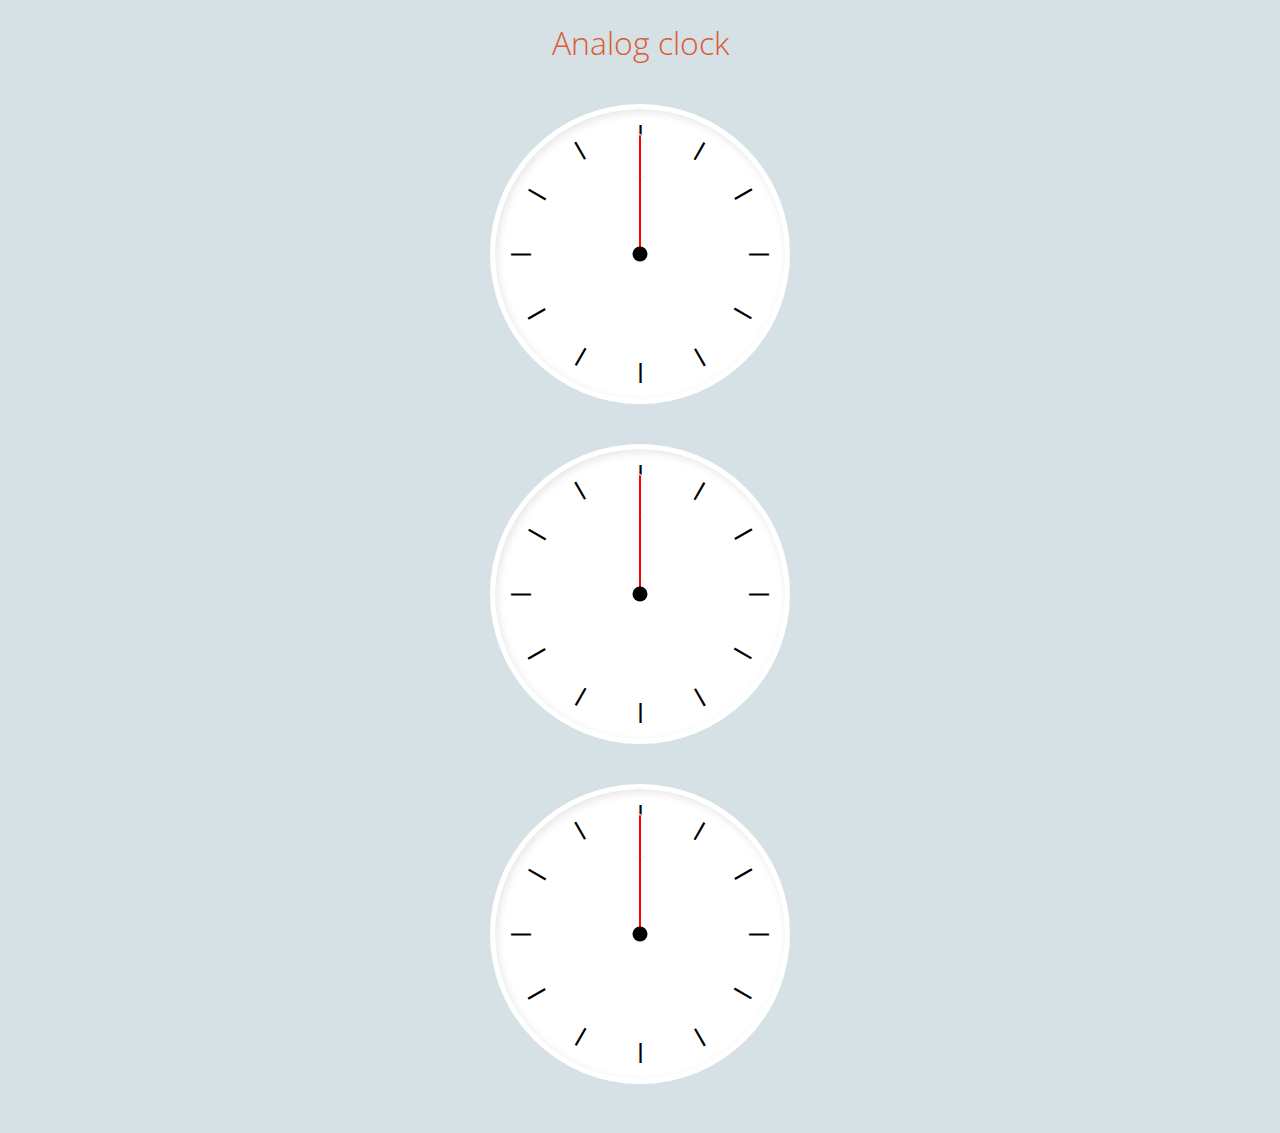
<file: Analog clock/index.html>
<!DOCTYPE html>
<html>

<head>
  <meta charset="UTF-8" />
  <meta name="viewport" content="width=device-width, initial-scale=1.0" />
  <title>Analog clock</title>
  <link href="https://fonts.googleapis.com/css2?family=Open+Sans:wght@300;400&display=swap" rel="stylesheet" />
  <link rel="stylesheet" href="style.css" />
  <script type="module" src="app.js"></script>
</head>

<body>
  <h1 class="title">Analog clock</h1>
  <div class="analog-clock"></div>
  <div class="analog-clock"></div>
  <div class="analog-clock"></div>
  
  
  
</body>

</html>
</file>
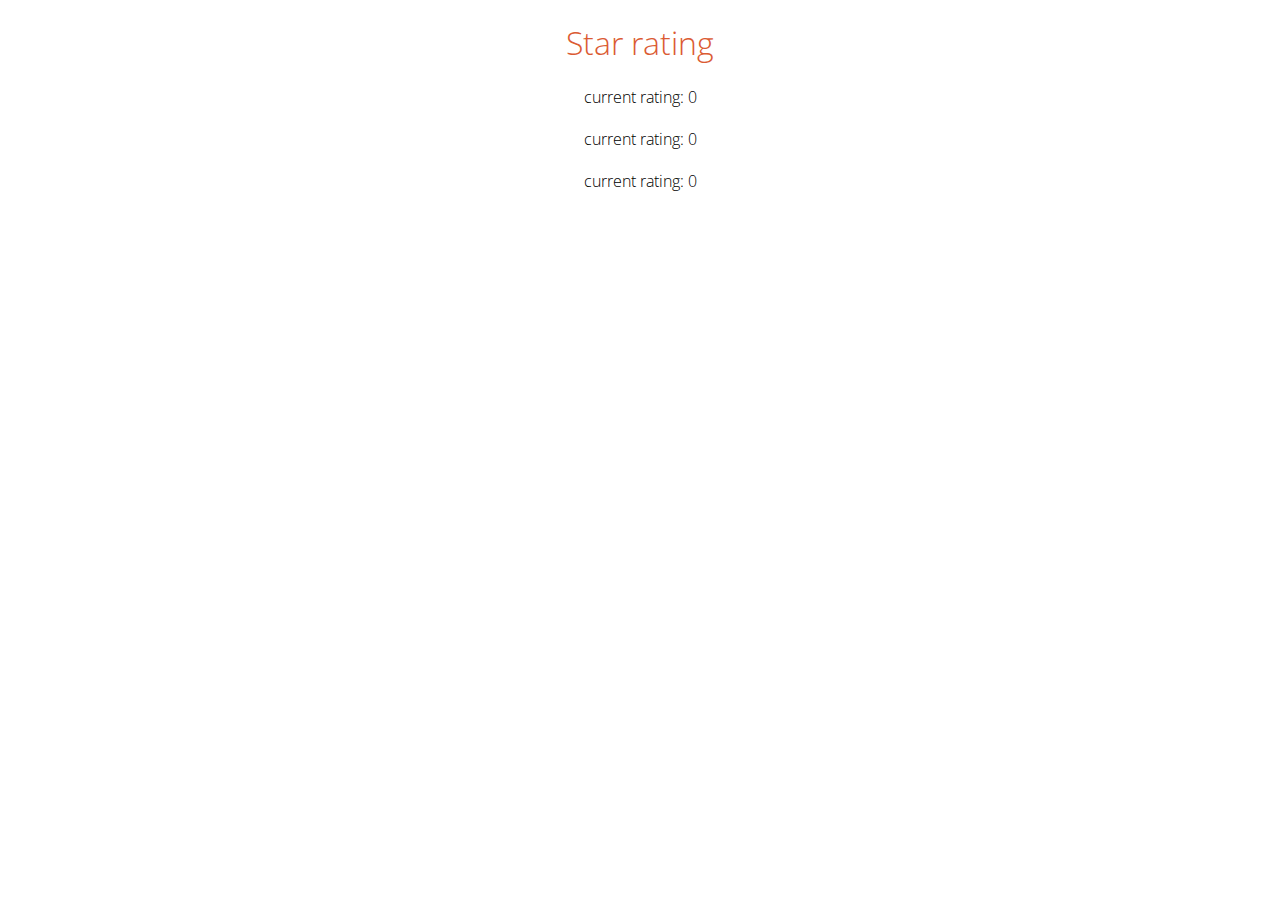
<file: star-rating/index.html>
<!DOCTYPE html>
<html>
  <head class="">
    <meta charset="UTF-8" />
    <meta name="viewport" content="width=device-width, initial-scale=1.0" />
    <title>Star rating</title>
    <!--
    사용자는 star-rating 요소의 내부 스타일은 지정하지 않고 global 스타일만 지정한다.
    star-rating 요소의 위치나 크기 등은 지정할 수 있다.
    -->
    <link href="https://fonts.googleapis.com/css2?family=Open+Sans:wght@300;400&display=block" rel="stylesheet" />
    <link href="style.css" rel="stylesheet" />
    
    <!--
    사용자가 지정한 마지막 link 태그 뒤에 star-rating 요소 내부의 css를 JavaScript로 자동 추가한다.
    <link href="star-rating/theme.css" rel="stylesheet" /> cheak
    -->
    <script type="module" src="app.js"></script>
  </head>
  <body>
    <h1 class="title">Star rating</h1>

    <div class="star-rating" data-max-rating="5"></div>
    <div class="current-rating">current rating: <span>0</span></div>

    <div class="star-rating" data-max-rating="3"></div>
    <div class="current-rating">current rating: <span>0</span></div>

    
    <div class="star-rating" data-max-rating="7"></div>
    <div class="current-rating">current rating: <span>0</span></div>
    
  </body>
</html>
</file>
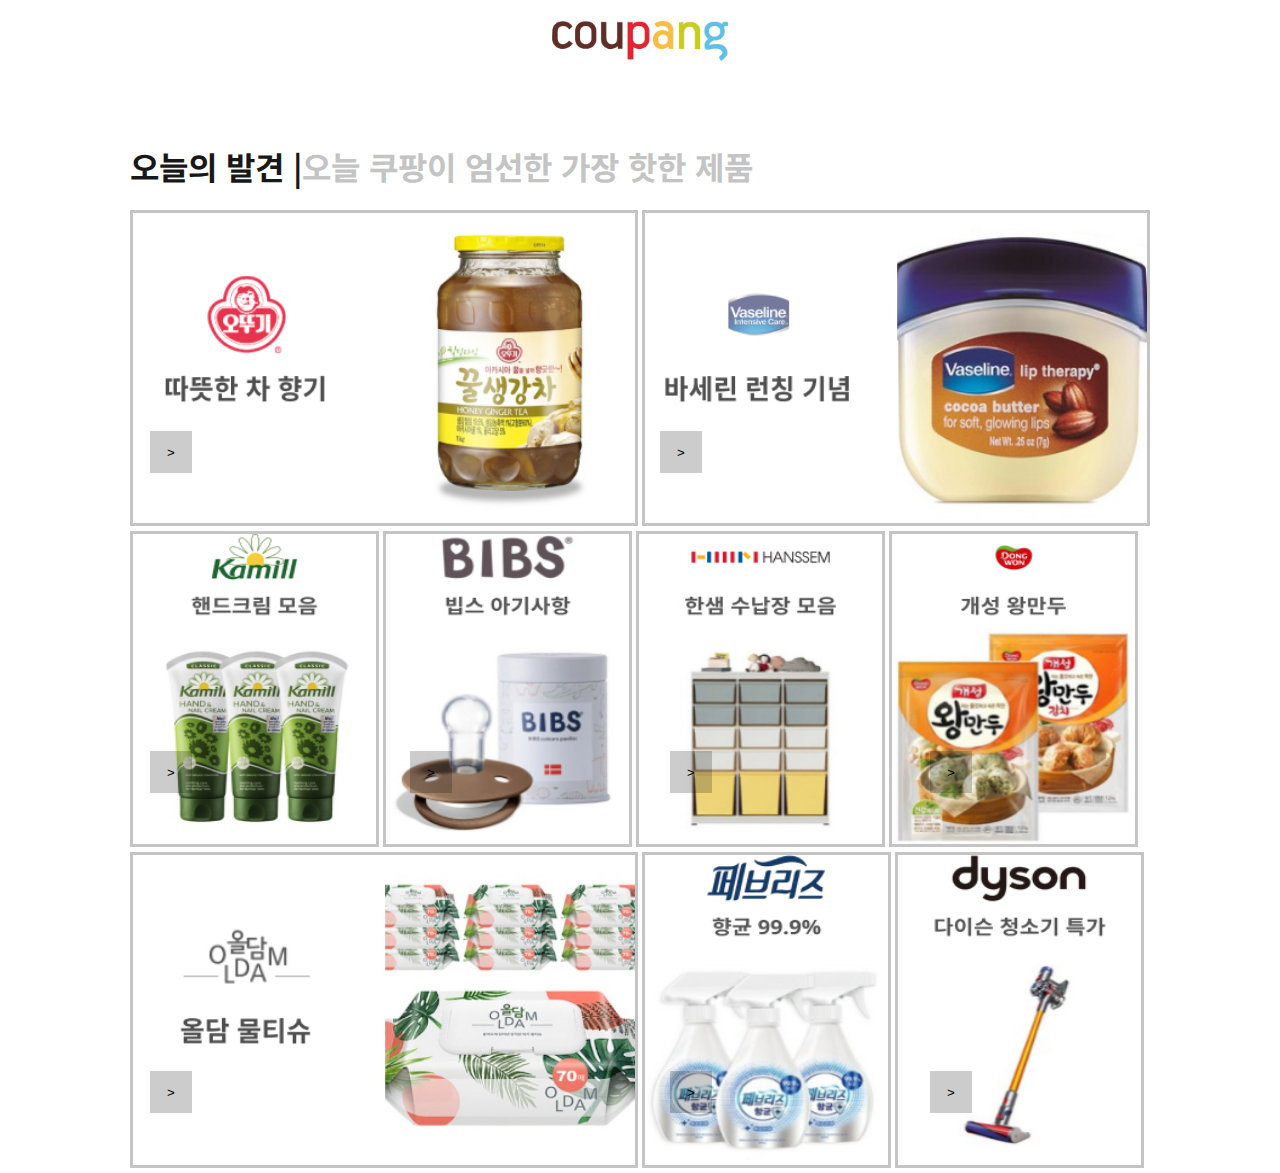
<file: Mission-01/Mission-01/index.html>
<!DOCTYPE html>
<html lang="ko">

<head>
    <meta charset="UTF-8">
    <meta http-equiv="X-UA-Compatible" content="IE=edge">
    <meta name="viewport" content="width=device-width, initial-scale=1.0">
    <link rel="apple-touch-icon" href="./assets/favicon/favicon.ico" />
    <link rel="icon" href="./assets/favicon/favicon.png" />
    <title>오늘의 발견</title>
    <link rel="preconnect" href="https://fonts.googleapis.com">
    <link rel="preconnect" href="https://fonts.gstatic.com" crossorigin>
    <link href="https://fonts.googleapis.com/css2?family=Noto+Sans+KR:wght@100&display=swap" rel="stylesheet">
    <link rel="stylesheet" href="./stylesheets/main.css" type="">
</head>


<body>
    <header>
        <a href="https://www.coupang.com/">
            <h1><img class="logo" src="./assets/logo/logo.png" alt="쿠팡로고"></h1>
        </a>

    </header>
    <main>
        <section class="box1">
            <h1 class="discover">오늘의 발견 <span>|</span><span class="discover2">오늘 쿠팡이 엄선한 가장 핫한 제품<span></span> </h1>



            <div class="picbox">
                <a href="/"><img class="pic" id="heneytea" src="./assets/discovery/honeytea.jpg" alt="따뜻한 차향기"><button class="sold1">></button></a>
                <a href="/"><img class="pic" id="vaseilne" src="./assets/discovery/vaseline.jpg" alt="바셀린"><button class="sold2">></button></a>
                <a href="/"><img class="pic" id="handcream" src="./assets/discovery/handcream.jpg" alt="핸드크림"><button class="sold3">></button></a>
                <a href="/"><img class="pic" id="bibs" src="./assets/discovery/bibs.jpg" alt="아기 사랑"><button class="sold4">></button></a>
                <a href="/"><img class="pic" id="hanssem" src="./assets/discovery/hanssem.jpg" alt="수납장"><button class="sold5">></button></a>
                <a href="/"><img class="pic" id="dumpling" src="./assets/discovery/dumpling.jpg" alt="개성 왕만두"><button class="sold6">></button></a>
                <a href="/"><img class="pic" id="wettissue" src="./assets/discovery/wettissue.jpg" alt="물티슈"><button class="sold7">></button></a>
                <a href="/"><img class="pic" id="febreze" src="./assets/discovery/febreze.jpg" alt="페브리즈"><button class="sold8">></button></a>
                <a href="/"><img class="pic" id="dyson" src="./assets/discovery/dyson.jpg " alt="다이슨 청소기"><button class="sold9">></button></a>
            </div>


        </section>
    </main>
</body>

</html>
</file>
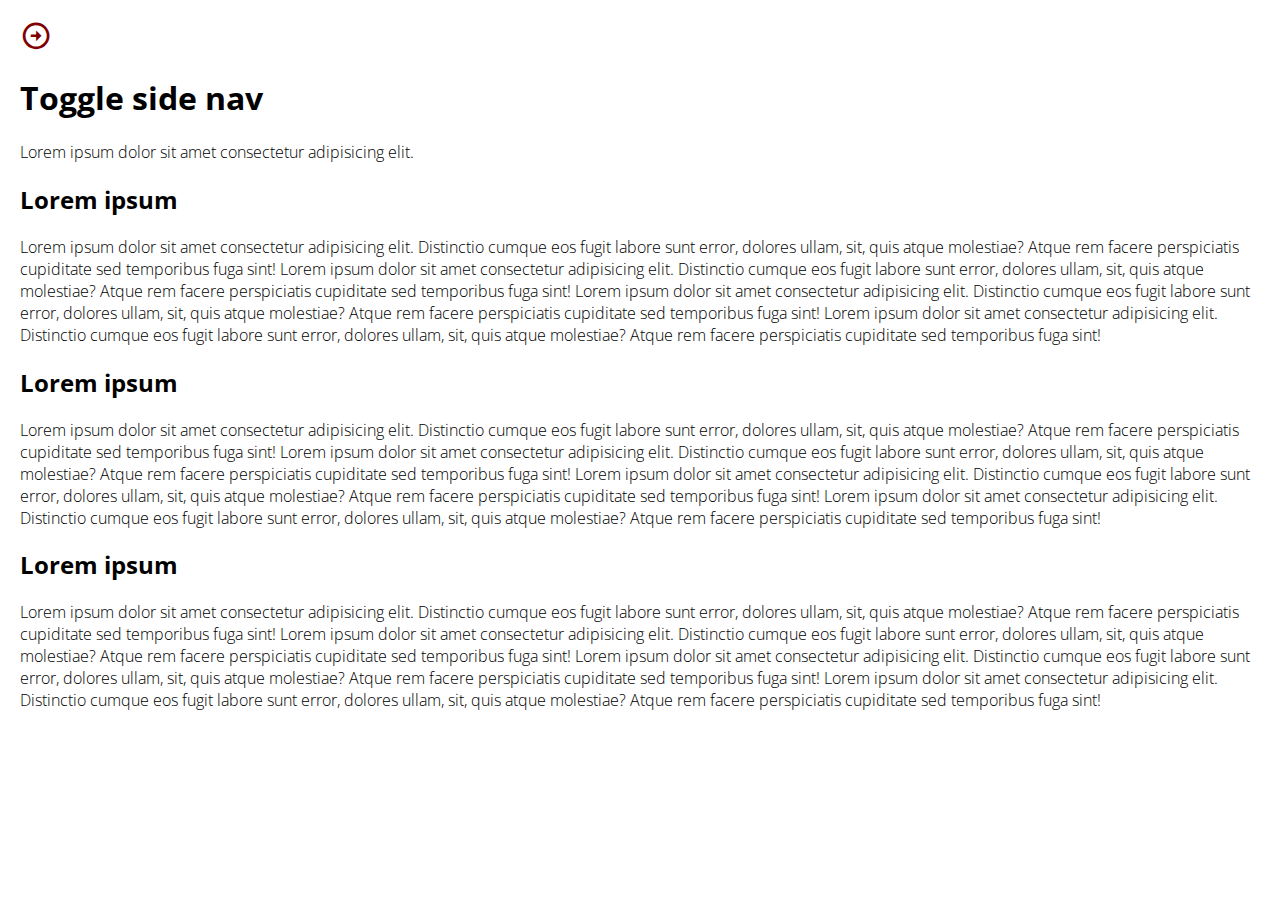
<file: template/template/index.html>
<!DOCTYPE html>
<html>
  <head>
    <meta charset="UTF-8" />
    <meta name="viewport" content="width=device-width, initial-scale=1.0" />
    <meta http-equiv="X-UA-Compatible" content="ie=edge" />
    <title>Toggle side nav</title>
    <link href="https://fonts.googleapis.com/css2?family=Open+Sans:wght@300;400&display=block" rel="stylesheet" />
    <link href="https://unpkg.com/boxicons@2.1.1/css/boxicons.min.css" rel="stylesheet" />
    <link rel="stylesheet" href="style.css" />
    <script type="module" src="app.js"></script>
  </head>
  <body> 
     <!-- class="preload" -->
    <div class="container">
      <nav></nav>
      <main>
        <i class="toggle bx bx-right-arrow-circle"></i>
        <h1>Toggle side nav</h1>
        <p>Lorem ipsum dolor sit amet consectetur adipisicing elit.</p>
        <section>
          <article>
            <h2>Lorem ipsum</h2>
            <p>
              Lorem ipsum dolor sit amet consectetur adipisicing elit. Distinctio cumque eos fugit labore sunt error,
              dolores ullam, sit, quis atque molestiae? Atque rem facere perspiciatis cupiditate sed temporibus fuga
              sint! Lorem ipsum dolor sit amet consectetur adipisicing elit. Distinctio cumque eos fugit labore sunt
              error, dolores ullam, sit, quis atque molestiae? Atque rem facere perspiciatis cupiditate sed temporibus
              fuga sint! Lorem ipsum dolor sit amet consectetur adipisicing elit. Distinctio cumque eos fugit labore
              sunt error, dolores ullam, sit, quis atque molestiae? Atque rem facere perspiciatis cupiditate sed
              temporibus fuga sint! Lorem ipsum dolor sit amet consectetur adipisicing elit. Distinctio cumque eos fugit
              labore sunt error, dolores ullam, sit, quis atque molestiae? Atque rem facere perspiciatis cupiditate sed
              temporibus fuga sint!
            </p>
          </article>
          <article>
            <h2>Lorem ipsum</h2>
            <p>
              Lorem ipsum dolor sit amet consectetur adipisicing elit. Distinctio cumque eos fugit labore sunt error,
              dolores ullam, sit, quis atque molestiae? Atque rem facere perspiciatis cupiditate sed temporibus fuga
              sint! Lorem ipsum dolor sit amet consectetur adipisicing elit. Distinctio cumque eos fugit labore sunt
              error, dolores ullam, sit, quis atque molestiae? Atque rem facere perspiciatis cupiditate sed temporibus
              fuga sint! Lorem ipsum dolor sit amet consectetur adipisicing elit. Distinctio cumque eos fugit labore
              sunt error, dolores ullam, sit, quis atque molestiae? Atque rem facere perspiciatis cupiditate sed
              temporibus fuga sint! Lorem ipsum dolor sit amet consectetur adipisicing elit. Distinctio cumque eos fugit
              labore sunt error, dolores ullam, sit, quis atque molestiae? Atque rem facere perspiciatis cupiditate sed
              temporibus fuga sint!
            </p>
          </article>
          <article>
            <h2>Lorem ipsum</h2>
            <p>
              Lorem ipsum dolor sit amet consectetur adipisicing elit. Distinctio cumque eos fugit labore sunt error,
              dolores ullam, sit, quis atque molestiae? Atque rem facere perspiciatis cupiditate sed temporibus fuga
              sint! Lorem ipsum dolor sit amet consectetur adipisicing elit. Distinctio cumque eos fugit labore sunt
              error, dolores ullam, sit, quis atque molestiae? Atque rem facere perspiciatis cupiditate sed temporibus
              fuga sint! Lorem ipsum dolor sit amet consectetur adipisicing elit. Distinctio cumque eos fugit labore
              sunt error, dolores ullam, sit, quis atque molestiae? Atque rem facere perspiciatis cupiditate sed
              temporibus fuga sint! Lorem ipsum dolor sit amet consectetur adipisicing elit. Distinctio cumque eos fugit
              labore sunt error, dolores ullam, sit, quis atque molestiae? Atque rem facere perspiciatis cupiditate sed
              temporibus fuga sint!
            </p>
          </article>
        </section>
      </main>
    </div>
  </body>
</html>
</file>
<file: Analog clock/style.css>
*,
*::after,
*::before {
  box-sizing: border-box;
}
body {
  font-family: 'Open Sans';
  font-weight: 300;
  background-color: #d6e1e5;
}
.title {
  color: #db5b33;
  font-weight: 300;
  text-align: center;
}
.analog-clock {
  position: relative;
  width: 300px;
  height: 300px;
  background-color: #fff;
  border-radius: 50%;
  margin: 40px auto;
  border: 5px solid white;
  box-shadow: inset 2px 3px 8px 0 rgba(0, 0, 0, 0.1);
}
.analog-clock::after {
  content: '';
  width: 15px;
  height: 15px;
  position: absolute;
  top: 50%;
  left: 50%;
  transform: translate(-50%, -50%);
  background-color: black;
  border-radius: 50%;
  z-index: 100;
}

.analog-clock > .hand {
  /* 자바스크립트로 --deg 값을 변경한다. */
  --deg: 0;
  position: absolute;
  bottom: 50%;
  left: 50%;
  border: 1px solid white;
  border-top-left-radius: 10px;
  border-top-right-radius: 10px;
  transform-origin: bottom;
  transform: translate3D(-50%, 0, 0) rotate(calc(var(--deg) * 1deg));
  z-index: 10;
}
.analog-clock > .hand.second {
  width: 4px;
  height: 120px;
  background-color: red;
}
.analog-clock > .hand.minute {
  width: 6px;
  height: 110px;
  background-color: black;
}
.analog-clock > .hand.hour {
  width: 8px;
  height: 80px;
  background-color: black;
}

/* .analog-clock과 같은 크기의 블록 요소를 회전시킨다. */
.analog-clock > .time {
  position: absolute;
  width: 100%;
  height: 100%;
  padding: 10px;
  font-size: 20px;
  font-weight: bold;
  text-align: center;
}

.analog-clock > .time.time1 {
  transform: rotate(30deg);
}
.analog-clock > .time.time2 {
  transform: rotate(60deg);
}
.analog-clock > .time.time3 {
  transform: rotate(90deg);
}
.analog-clock > .time.time4 {
  transform: rotate(120deg);
}
.analog-clock > .time.time5 {
  transform: rotate(150deg);
}
.analog-clock > .time.time6 {
  transform: rotate(180deg);
}
.analog-clock > .time.time7 {
  transform: rotate(210deg);
}
.analog-clock > .time.time8 {
  transform: rotate(240deg);
}
.analog-clock > .time.time9 {
  transform: rotate(270deg);
}
.analog-clock > .time.time10 {
  transform: rotate(300deg);
}
.analog-clock > .time.time11 {
  transform: rotate(330deg);
}
</file>
<file: star-rating/style.css>
*,
*::after,
*::before {
  box-sizing: border-box;
}
body {
  font-family: 'Open Sans';
  font-weight: 300;
}
.title {
  color: #db5b33;
  font-weight: 300;
  text-align: center;
}
.star-rating {
  width: 300px;
  text-align: center;
  margin: 0px auto;
  user-select: none;
}
.current-rating {
  margin: 20px;
  text-align: center;
}
</file>
<file: Mission-01/Mission-01/stylesheets/main.css>
/* 공통 스타일 */
@import url("./common/theme.css");
@import url("./common/base.css");

/* 페이지별 스타일 */
@import url("./pages/discovery.css");
</file>
<file: template/template/style.css>
html,
body {
  font-family: 'Open Sans';
  font-weight: 300;
  height: 100%;
  margin: 0;
}
/**
 * 새로고침 시 nav 요소와 main 요소의 위치가 이동하는 움직임이 사용자에게 보이는 경우가 있다.
 * 이를 방지하기 위해 미리 css에 body {visibility: 'hidden'}을 추가해 두었다.
 * active 클래스가 추가된 이후에 body를 표시해서 새로고침 시 nav 요소와 main 요소의 위치가 이동하는 움직임이 사용자에게 보이지 않도록 한다.
 */
 body {

  visibility: hidden;
}

.container {
  position: relative;
  overflow-x: hidden; /* 가로 scroll bar 방지 */
  width: 100%;
  height: 100%;
}
nav,
main {
  position: absolute;
  height: 100%;
  transition: transform 0.5s;
}
nav {
  left: -300px;
  width: 300px;
  background: #20232a;
}
main {
  height: 100%;
  padding: 20px;
}
.toggle {
  font-size: 2em;
  color: maroon;
  cursor: pointer;
  transition: transform 0.5s;
}
/* nav 요소 활성화 */
nav.active,
nav.active ~ main {
  transform: translate3d(300px, 0, 0);
}
nav.active ~ main > .toggle {
  transform: rotate(180deg);
}
/**
 * 초기 렌더링 시에 불필요한 트랜지션을 방지하기 위해 초기 렌더링 시에 body 요소에 추가하고 렌더링이 완료하면 제거하여 정상적으로 트랜지션이 동작하도록 한다.
 * https://css-tricks.com/transitions-only-after-page-load
 */
.preload * {
  transition: none !important;
}

.view {visibility: visible}
</file>
<file: star-rating/star-rating/theme.css>
@import url(https://unpkg.com/boxicons@2.0.7/css/boxicons.min.css);

.star-rating-container {
  --main-color: #dcdcdc;
  --hovered-color: #a7a7a7;
  --selected-color: #db5b33;
}
/* 컴포넌트는 스스로 배치(위치, 크기, 여백 등)하지 않는다. */
.star-rating-container > i   {
  font-size: 50px;
  color: var(--main-color);
  cursor: pointer;
}
.star-rating-container > i.hovered {
  color: var(--hovered-color);
}
.star-rating-container > i.selected {
  color: var(--selected-color);
}
</file>
